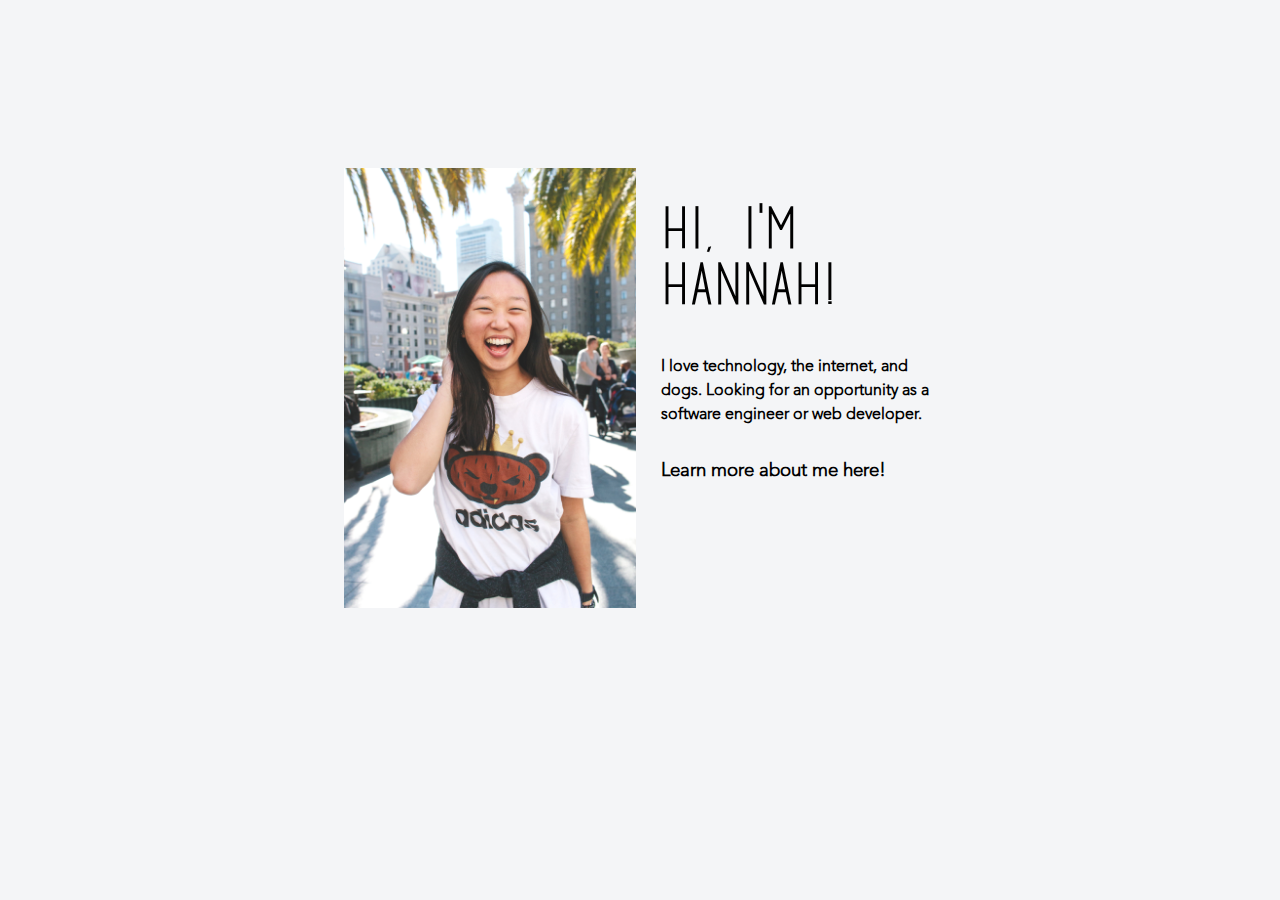
<file: index.html>
<!DOCTYPE html>
<html lang="en">
<head>
	<meta charset="utf-8">
	 <meta name="generator" content="CoffeeCup Web Editor (www.coffeecup.com)">
	 <meta name="description" content="">
	 <meta name="keywords" content="">
	<title></title>
	<link rel="stylesheet" href="css/stylesheet.css">
</head>

<body>
	<div class="splash">
		<div class="splash-pic">
			<img src="./images/profile.jpg">
		</div>
		<div class="splash-profile">
			<h1>Hi, I'm Hannah!</h1>
			<h2>I love technology, the internet, and dogs. Looking for an opportunity as a software engineer or web developer.</h2>
			<div class="splash-link">
				<h3><a href="main.html">Learn more about me here!</a></h3>
			</div>
		</div>
	</div>
</body>
</html>
</file>
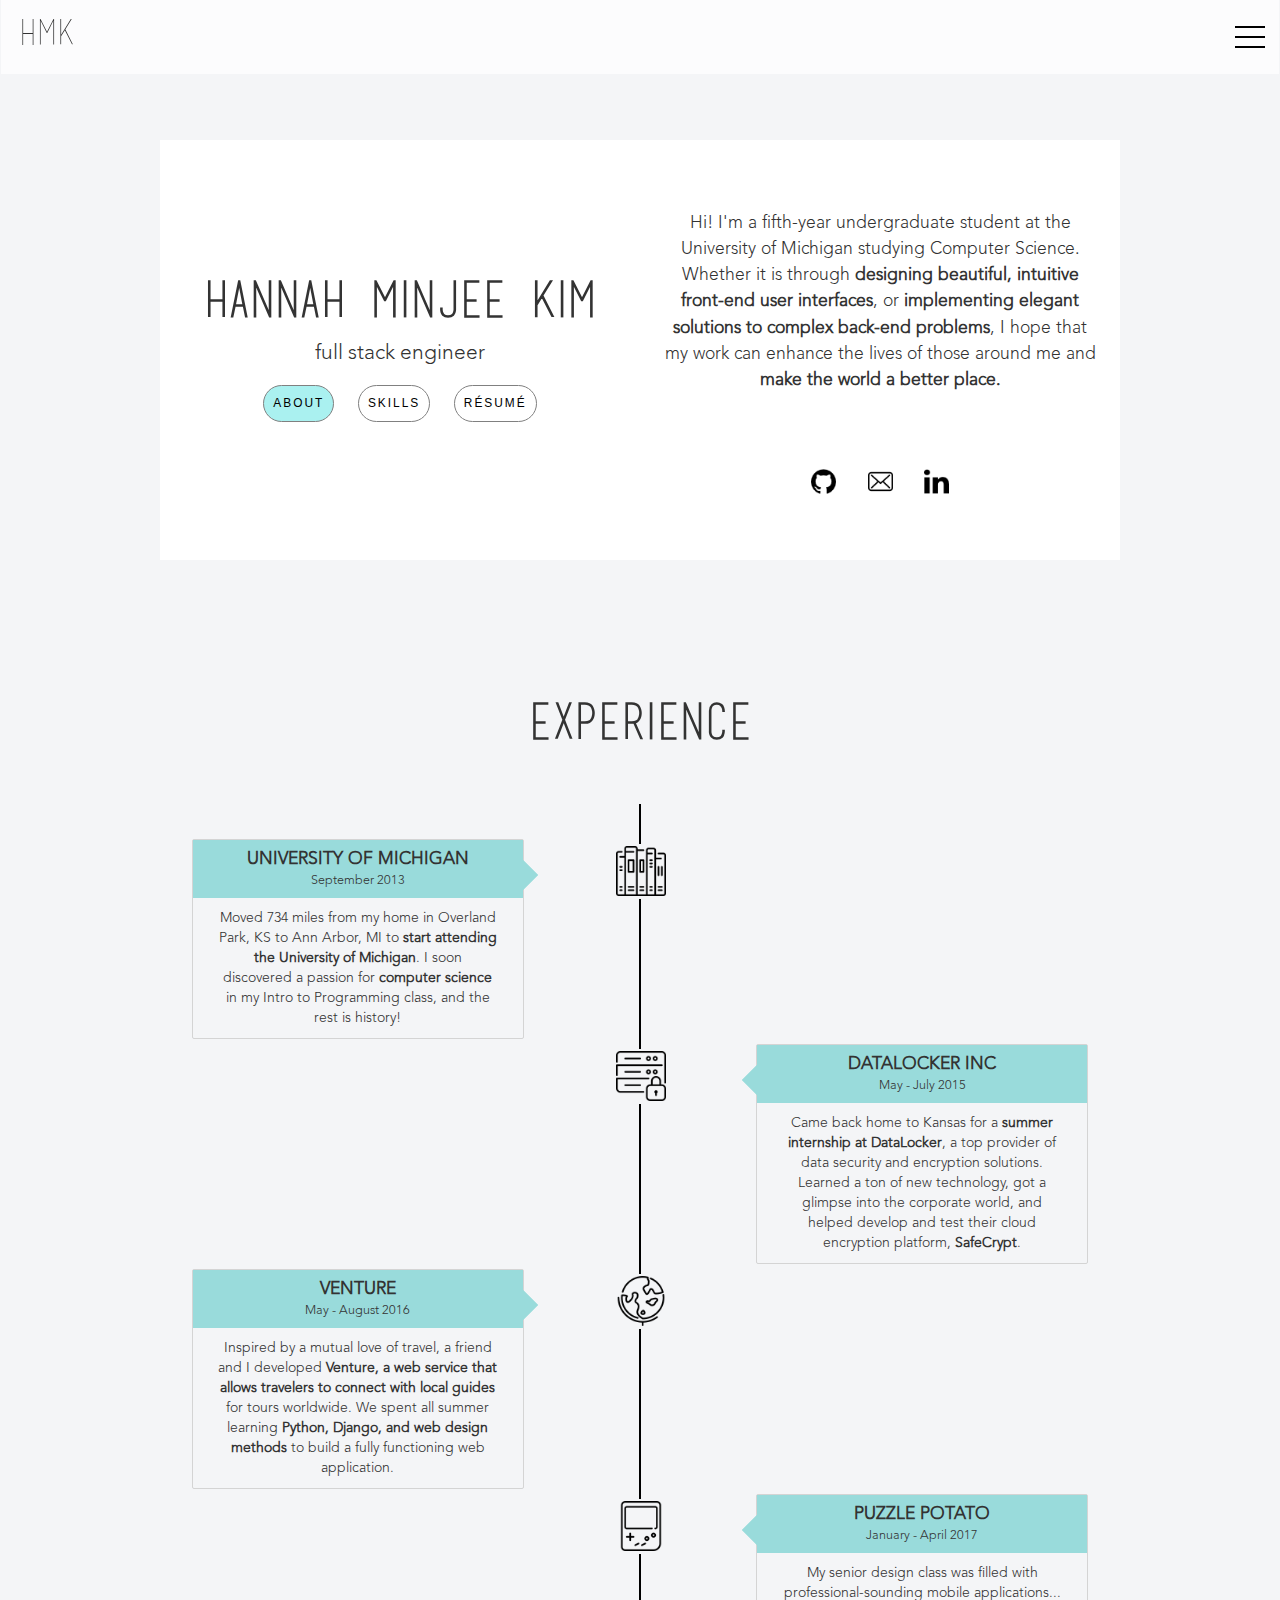
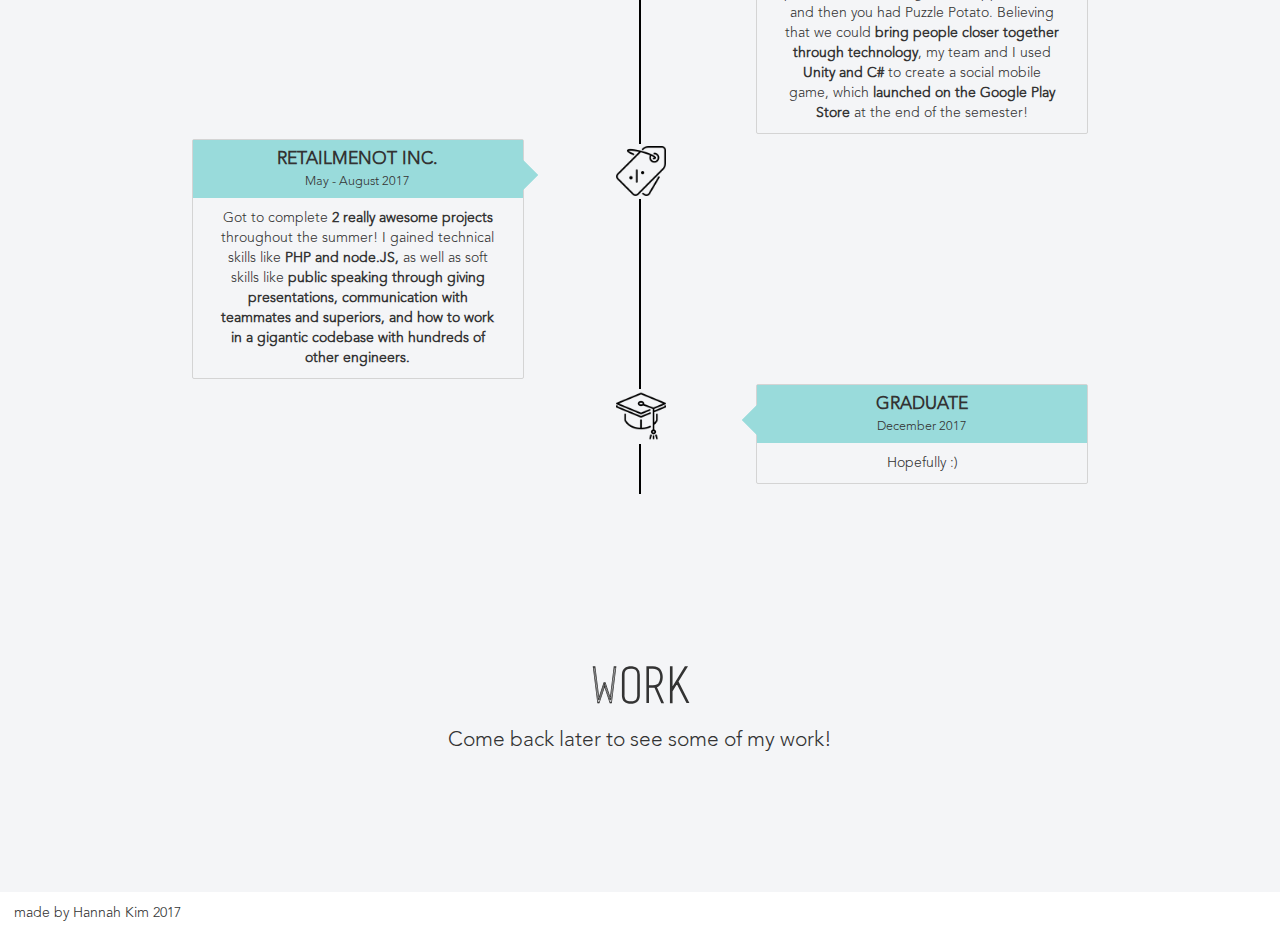
<file: main.html>
<!DOCTYPE html>
<html lang="en">
<head>
	<meta charset="utf-8">
	<title>Hannah M Kim</title>
	<script src="https://ajax.googleapis.com/ajax/libs/jquery/3.2.1/jquery.min.js"></script>
	<link rel="stylesheet" href="https://maxcdn.bootstrapcdn.com/bootstrap/3.3.7/css/bootstrap.min.css" integrity="sha384-BVYiiSIFeK1dGmJRAkycuHAHRg32OmUcww7on3RYdg4Va+PmSTsz/K68vbdEjh4u" crossorigin="anonymous">
	<link rel="stylesheet" href="css/stylesheet.css">
</head>

<body>
	<div class="navbar">
		<div class="navbar-background"></div>
		<h1><a href="..">HMK</a></h1>
		<div class="menu-button">
			<div class="menu-icon"></div>
		</div>
		<div class="menu">
			<div class="menu-background"></div>
			<ul>
				<li id="About"><a href="#about">About</a></li>
				<li id="Experience"><a href="#experience">Experience</a></li>
				<li id="Work"><a href="#work">Work</a></li>
			</ul>
		</div>
	</div>

	<div class="about" id="about">
		<div class="about-section">
			<h1>Hannah Minjee Kim</h1>
			<h2>full stack engineer</h2>
			<div class="about-buttons">
				<button class="js-about-button about-button-selected" value="aboutme">
					About
				</button>
				<button class="js-about-button" value="skills">
					Skills
				</button>
				<button value="resume" onClick="window.open('resume.pdf');">
					Résumé
				</button>
			</div>
		</div>
		<div class="about-section">
			<div class="js-about-content about-content">
				<h3>Hi! I'm a fifth-year undergraduate student at the University of Michigan studying Computer Science. Whether it is through <b>designing beautiful, intuitive front-end user interfaces</b>, or <b>implementing elegant solutions to complex back-end problems</b>, I hope that my work can enhance the lives of those around me and <b>make the world a better place.</b></h3>
			</div>
			<div class="js-about-content about-content hidden">
				<ul>
					<li>HTML5</li>
					<li>CSS3/Sass</li>
					<li>JS/JQuery</li>
					<li>Node.js</li>
					<li>Flask</li>
					<li>Django</li>
					<li>PHP</li>
					<li>Python</li>
					<li>C++</li>
				</ul>
			</div>
			<div class="contact">
				<ul>
					<li><a id="icon-github" target="_blank" href="https://github.com/minjeeh"></a></li>
					<li><a id="icon-email" target="_blank" href="mailto:hmkim11@gmail.com"></a></li>
					<li><a id="icon-linkedin" target="_blank" href="https://www.linkedin.com/in/hannah-kim-155958b4/"></a></li>
				</ul>
			</div>
		</div>
	</div>
 
	<div class="experience" id="experience">
		<h1>experience</h1>
		<ul class="timeline">
			<li>
				<div class="timeline-badge"><img class="timeline-icon" id="uofm"></div>
				<div class="timeline-panel">
					<div class="timeline-heading">
						<h1>University of Michigan</h1>
						<h2>September 2013</h2>
					</div>
					<div class="timeline-body">
						<p>Moved 734 miles from my home in Overland Park, KS to Ann Arbor, MI to <b>start attending the University of Michigan</b>. I soon discovered a passion for <b>computer science</b> in my Intro to Programming class, and the rest is history!</p>
					</div>
			 </div>
			</li>
			<li class="timeline-right">
				<div class="timeline-badge"><img class="timeline-icon" id="dl"></i></div>
			 <div class="timeline-panel">
				<div class="timeline-heading">
					<h1>DataLocker Inc</h1>
					<h2>May - July 2015</h2>
				</div>
				<div class="timeline-body">
					<p>Came back home to Kansas for a <b>summer internship at DataLocker</b>, a top provider of data security and encryption solutions. Learned a ton of new technology, got a glimpse into the corporate world, and helped develop and test their cloud encryption platform, <b>SafeCrypt</b>.</p>
				</div>
			 </div>
			</li>
			<li>
				<div class="timeline-badge"><img class="timeline-icon" id="venture"></i></div>
			 <div class="timeline-panel">
				<div class="timeline-heading">
					<h1>Venture</h1>
					<h2>May - August 2016</h2>
				</div>
				<div class="timeline-body">
					<p>Inspired by a mutual love of travel, a friend and I developed <b>Venture, a web service that allows travelers to connect with local guides</b> for tours worldwide. We spent all summer learning <b>Python, Django, and web design methods</b> to build a fully functioning web application.</p>
				</div>
			 </div>
			</li>
			<li class="timeline-right">
				<div class="timeline-badge"><img class="timeline-icon" id="potato"></i></div>
			 <div class="timeline-panel">
				<div class="timeline-heading">
					<h1>Puzzle Potato</h1>
					<h2>January - April 2017</h2>
				</div>
				<div class="timeline-body">
					<p>My senior design class was filled with professional-sounding mobile applications... and then you had Puzzle Potato. Believing that we could <b>bring people closer together through technology</b>, my team and I used <b>Unity and C#</b> to create a social mobile game, which <b>launched on the Google Play Store</b> at the end of the semester! </p>
				</div>
			 </div>
			</li>
			<li>
				<div class="timeline-badge"><img class="timeline-icon" id="rmn"></i></div>
			 <div class="timeline-panel">
				<div class="timeline-heading">
					<h1>RetailMeNot Inc.</h1>
					<h2>May - August 2017</h2>
				</div>
				<div class="timeline-body">
					<p>Got to complete <b>2 really awesome projects</b> throughout the summer! I gained technical skills like <b>PHP and node.JS,</b> as well as soft skills like <b>public speaking through giving presentations, communication with teammates and superiors, and how to work in a gigantic codebase with hundreds of other engineers.</b> </p>
				</div>
			 </div>
			</li>
			<li class="timeline-right">
				<div class="timeline-badge"><img class="timeline-icon" id="grad"></i></div>
			 <div class="timeline-panel">
				<div class="timeline-heading">
					<h1>Graduate</h1>
					<h2>December 2017</h2>
				</div>
				<div class="timeline-body">
					<p>Hopefully :)</p>
				</div>
			 </div>
			</li>
		</ul>
	</div>

	<div class="work" id="work">
		<h1>work</h1>
		<h2>Come back later to see some of my work!</h2>
	</div>

	<div class="footer">
		<h1>made by Hannah Kim 2017</h1>
	</div>

<script src="js/main.js"></script>

</body>
</html>
</file>
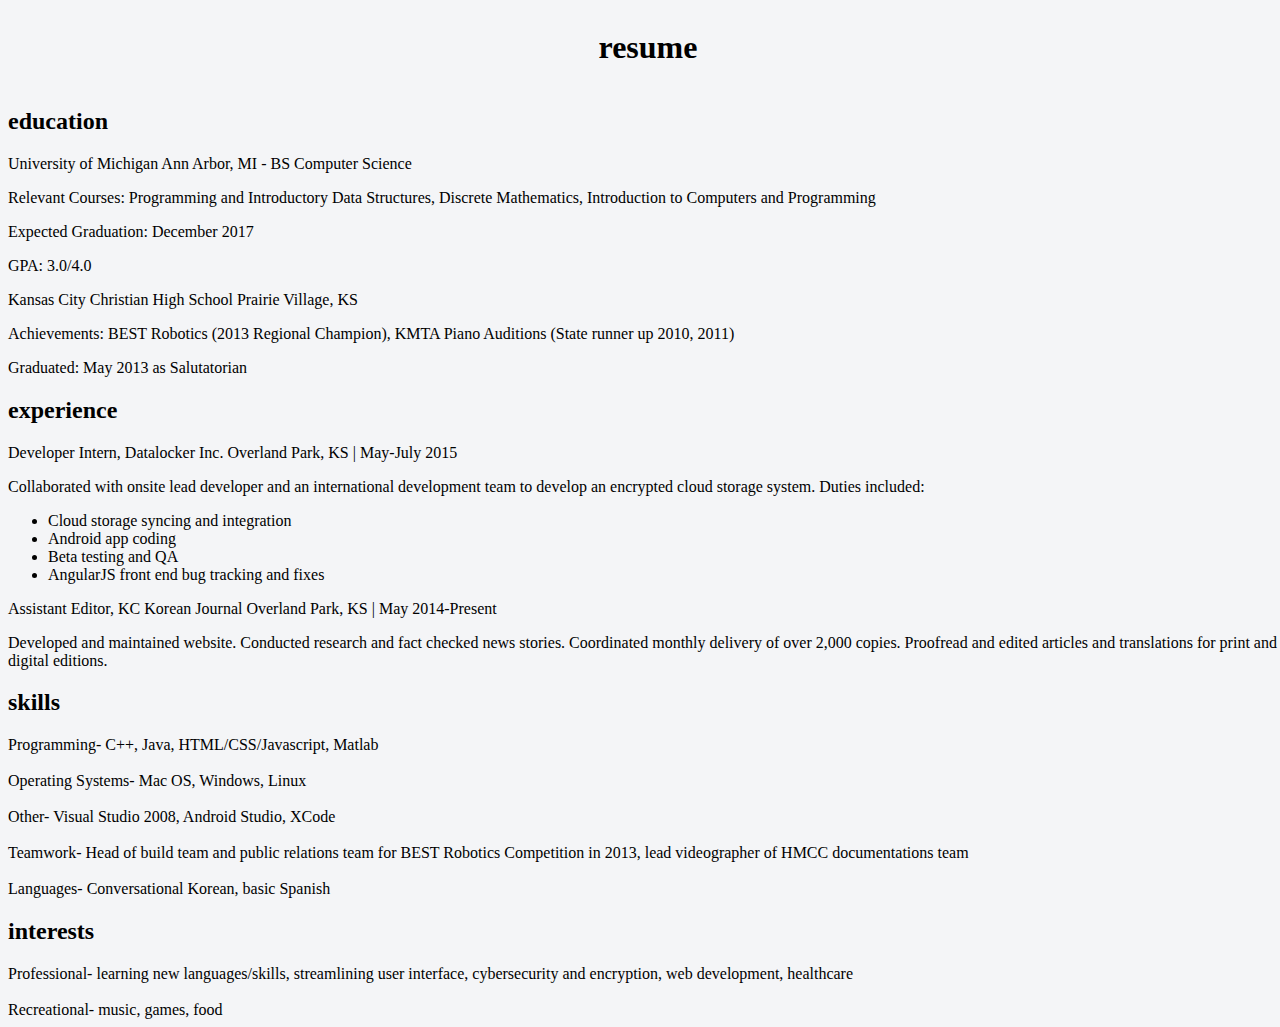
<file: pages/resume.html>
<!DOCTYPE html>
<html lang="en">
<head>
	<meta charset="utf-8">
    <meta name="generator" content="CoffeeCup Web Editor (www.coffeecup.com)">
    <meta name="description" content="">
    <meta name="keywords" content="">
	<title></title>
	<link rel="stylesheet" href="../css/stylesheet.css">
</head>
<body class="home">
<div class="navbar">
	<div class="menu">
		<ul>
			<li class="nav"><a class="menubtn" href="about.html">About</a></li>
			<li class="nav"><a class="menubtnCurrent" href="resume.html">Resume</a></li >
			<li class="nav"><a class="logo" href="../index.html">Hannah M Kim</a></li>
			<li class="nav"><a class="menubtn" href="github linke">Projects</a></li>
			<li class="nav"><a class="menubtn" href="contact.html">Contact</a></li >
		</ul>
	</div>
</div>
<div>
	<h1>resume</h1>
</div>
<div class="resumeDiv">
	<h2>education</h2>
		<span class="more">University of Michigan</span> <span class="less">Ann Arbor, MI - BS Computer Science</span>
			<p>Relevant Courses: Programming and Introductory Data Structures, Discrete Mathematics, Introduction to Computers and Programming</p>
			<p>Expected Graduation: December 2017</p>
			<p>GPA: 3.0/4.0</p>
		<span class="more">Kansas City Christian High School</span> <span class="less">Prairie Village, KS</span>
			<p>Achievements: BEST Robotics (2013 Regional Champion), KMTA Piano Auditions (State runner up 2010, 2011)</p>
			<p>Graduated: May 2013 as Salutatorian</p>
	<h2>experience</h2>
		<span class="more">Developer Intern, Datalocker Inc.</span> <span class="less">Overland Park, KS |  May-July 2015</span>
			<p>Collaborated with onsite lead developer and an international development team to develop an encrypted cloud storage system. Duties included:</p>
			<ul>
				<li>Cloud storage syncing and integration</li>
				<li>Android app coding</li>
				<li>Beta testing and QA</li>
				<li>AngularJS front end bug tracking and fixes</li>
			</ul>
		<span class="more">Assistant Editor, KC Korean Journal</span> <span class="less">Overland Park, KS | May 2014-Present</span>
			<p>Developed and maintained website. Conducted research and fact checked news stories. Coordinated monthly delivery of over 2,000 copies. Proofread and edited articles and translations for print and digital editions.</p>
	<h2>skills</h2>
		<span class="more">Programming-</span><span class="less"> C++, Java, HTML/CSS/Javascript, Matlab</span> <br> <br>
		<span class="more">Operating Systems-</span><span class="less"> Mac OS, Windows, Linux</span> <br> <br>
		<span class="more">Other-</span><span class="less"> Visual Studio 2008, Android Studio, XCode</span> <br> <br>
		<span class="more">Teamwork-</span><span class="less"> Head of build team and public relations team for BEST Robotics Competition in 2013, lead videographer of HMCC documentations team</span> <br> <br>
		<span class="more">Languages-</span><span class="less"> Conversational Korean, basic Spanish</span> <br>
	<h2>interests</h2>
		<span class="more">Professional-</span><span class="less"> learning new languages/skills, streamlining user interface, cybersecurity and encryption, web development, healthcare</span> <br> <br>
		<span class="more">Recreational-</span><span class="less"> music, games, food</span>
</div>
</body>
</html>
</file>
<file: css/stylesheet.css>
@font-face {
	font-family: heading_font;
	src: url(../fonts/basictitlefont.ttf);
}
@font-face {
	font-family: body_font;
	src: url(../fonts/AvenirLTStd-Light.otf);
}
body {
	display: flex;
	flex-direction: column;  /* make main axis vertical */
    justify-content: center; /* center items vertically, in this case */
    align-items: center;     /* center items horizontally, in this case */
	
	height: 100%;
	width: 100%;

	background-color: #F4F5F7;
}
div {
	margin: 0;
}

/*SPLASH ----------------------------------------------------------------*/
/*-----------------------------------------------------------------------*/
.splash {
	flex: 0 1 auto;
	display: flex;
	flex-direction: row;
	justify-content: center;
	align-items: center;
	margin: 10em 0 10em 0;
}
.splash h1 {
	padding: 0;

	font-family: heading_font;
	font-weight: bold;
	font-size: 350%;
}
.splash h2 {
	line-height: 1.5em;

	font-family: body_font; 
	font-size: 100%;
}
.splash-pic {
	flex: 0 1 auto;
	width: 48%;
	float: left;
}
.splash-pic img {
	height: 440px;
	width: 292px;
	float: right;
}
.splash-profile {
	flex: 0 1 auto;
	padding-left: 25px;
	width: 292px;
	height: 440px;
	float: left;
}
.splash-link {
	display: inline-block;
}
.splash-link a {
	font-family: body_font; 
	font-size: 100%;

	text-decoration: none;
	color: inherit;
    border-bottom: 1.5px solid transparent;    

    transition: 1s ease;
}
.splash-link a:hover {
	background-color: #a5ffff;
    border-bottom: 1.5px solid black;
}
/*-----------------------------------------------------------------------*/
/*-----------------------------------------------------------------------*/

/*NAVBAR ----------------------------------------------------------------*/
/*-----------------------------------------------------------------------*/
.navbar {
	display: flex;
	flex-direction: row;
	justify-content: center;
	align-items: center;

	margin: 0;

	position: fixed;
	height: 75px;
	width: 100%;
	top: 0;
}
.navbar-background {
	flex: 0 1 auto;

	position: absolute;
	height: calc(100% + 50px);
	width: 100%;

	transform: translateY(-25px);
	background: white;
	opacity: .7;
	z-index: -1;
}
/* Main Header */
.navbar h1 {
	flex: 0 1 auto;
	
	margin: 0;
	padding: 0;
	margin-right: auto;
	margin-left: .5em;

	font-family: heading_font;
	font-size: 250%;
}
.navbar a {
	text-decoration: none;
	color: inherit;
}
/* Hamburger Menu */
.menu-button {
	flex: 0 1 auto;
	position: relative;

	margin: 0;
	padding: 0;
	margin-left: auto;
	margin-right: 1em;

	width: 30px;
	height: 24px;
	cursor: pointer;
}
.menu-icon,
.menu-icon:after,
.menu-icon:before {
	width: 30px;
	height: 2px;
}
.menu-icon {
	position: absolute;
	background: black;
	transform: translateY(10px);
	transition: all 0ms 300ms;
}
.menu-icon:before {
	content: "";
	position: absolute;
	left: 0;
	bottom: 10px;
	background: black;
	transition: bottom 300ms 300ms cubic-bezier(0.23, 1, 0.32, 1), transform 300ms cubic-bezier(0.23, 1, 0.32, 1);
}
.menu-icon:after {
	content: "";
	position: absolute;
	left: 0;
	top: 10px;
	background: black;
	transition: top 300ms 300ms cubic-bezier(0.23, 1, 0.32, 1), transform 300ms cubic-bezier(0.23, 1, 0.32, 1);
}
.menu-icon.animate {
	background: rgba(255, 255, 255, 0); 
}
.menu-icon.animate:after {
	top: 0;
	transform: rotate(45deg);
	transition: top 300ms cubic-bezier(0.23, 1, 0.32, 1), transform 300ms 300ms cubic-bezier(0.23, 1, 0.32, 1);;
}
.menu-icon.animate:before {
	bottom: 0;
	transform: rotate(-45deg);
	transition: bottom 300ms cubic-bezier(0.23, 1, 0.32, 1), transform 300ms 300ms cubic-bezier(0.23, 1, 0.32, 1);;
}
/* Nav Menu */
.menu {
	width: 150px;
	height: calc(38% - 75px);
	position: fixed;
	z-index: -5;
	transition: .5s;
	right: -150px;
	top: 74px;
}
.menu-background {
	position: absolute;
	width: 100%;
	height: 100%;

	background: white;
	opacity: .7;
	z-index: -5;
}
.menu ul {
	margin: 0;
	list-style: none;
	padding: 0 1em 0 1em;
}			
.menu li {
	padding: 1em .5em;
	font-family: heading_font;
	font-size: 1.5em;
}
.menu-open {
	transition: .5s;
	right: 0;
}
/*-----------------------------------------------------------------------*/
/*-----------------------------------------------------------------------*/

/*ABOUT -----------------------------------------------------------------*/
/*-----------------------------------------------------------------------*/
.about {
	flex: 0 1 auto;
	display: flex;
	flex-direction: row;
    justify-content: center;
    align-items: center;

    position: relative;
	margin: 10em 0 0 0;
	text-align: center;
	width: 75%;

	background: white;
}
.about h1 {
	padding: 0;
	margin: 0;

	font-family: heading_font;
	font-size: 350%;
	font-weight: bold;
}
.about h2 {
	padding: 0;
	margin: .5em 0 0 0;

	font-family: body_font; 
	font-size: 150%;
}
.about h3 {
	line-height: 1.5em;
	font-family: body_font;
	font-size: 125%;
}
.about-section {
	flex: 0 1 auto;
	display: flex;
	flex-direction: column;
    justify-content: center;
    align-items: center;
	
	position: relative;

	width: 50%;
	height: 30em;
	padding: 1.5em;
}
/*Nav Buttons (about or skills)*/
.about-buttons {
	display: flex;
	flex-direction: row;
    justify-content: center;
    align-items: center;
    margin-top: 1em;
	overflow: scroll;
}
.about-buttons button {
    margin: .5em 1em 0 1em;
    padding: .75em;

    position: relative;
    width: 50%;

    background: transparent;
    text-transform: uppercase;
    letter-spacing: 2px;
    text-decoration: none;
    color: black;
    border: 1px solid gray;
    font-size: 85%;
    border-radius: 30px;

    transition: .5s ease;
}
.about-buttons button:hover {
	background: #aaf1f0;
}
.about-button-selected {
	background: #aaf1f0 !important;
}
.hidden {
	visibility: none;
}
/* actual blob on right */
.about-content {
	display: flex;
	flex-direction: row;
    justify-content: center;
    align-items: center;

	position: absolute;
	top: 0;
    padding: 1.5em;
	height: 75%;

	overflow: scroll;
}
/* skills */
.about-content ul {
	display: block;
	text-align: center;	
	list-style: none;

	margin: 0;
	padding: 3em;

	height: 100%;
	width: 100%;
}
.about-content li {
	display: inline-block;

    padding: .75em;
    margin: 1em;

    background: transparent;
    text-transform: uppercase;
    letter-spacing: 2px;
    text-decoration: none;
    color: black;
    border: 1px solid lightgray;
    font-size: 65%;
    border-radius: 30px;
}
/* Contact/Links */
.contact {
	position: absolute;
	height: 25%;
	bottom: 0;
}
.contact ul {
	padding: 0;
	margin: 1em;
}
.contact li {
	display: inline;
	margin: 0 1em 0 1em;
	width: 25px;
}
.contact a {
	width: 25px;
}
#icon-github {
	content: url("../icons/github.png");
}
#icon-email {
	content: url("../icons/email.png");
}
#icon-linkedin {
	content: url("../icons/linkedin.png");
}


/*EXPERIENCE ------------------------------------------------------------*/
/*-----------------------------------------------------------------------*/

.experience {
	display: block;
	text-align: center;
	margin: 10em 0 0 0;
}
.experience h1 {
	padding: 0;
	margin: 0;

	font-family: heading_font;
	font-size: 350%;
	font-weight: bold;
}
/*TIMELINE*/
	.timeline {
		list-style: none;
		margin-top: 50px;
		padding: 30px 15% 10px 15%;
		position: relative;
		z-index: -1;
	}
	.timeline:before {         /*the actual timeline line*/
		top: 0;
		bottom: 0;
		position: absolute;
		z-index: -1;
		content: " ";
		width: 2px;
		background-color: #000000;
		margin-left: -1px;
	}
	.timeline > li:before,
	.timeline > li:after {
		content: " ";
		display: table;
	}
	.timeline > li:before,
	.timeline > li:after {
		clear: both;
	}
	.timeline-panel {				/*timeline square*/
		position: relative;
		margin-top: -50px;
		padding: 20px;
		width: 37%;
		float: left;
		border: 1px solid #d4d4d4;
		border-radius: 2px;
	}
	.timeline-right > .timeline-panel {
		float: right;
	}
	.timeline-panel:before,	
	.timeline-panel:after {		/*timeline arrow*/
		z-index: -1.5;
		position: absolute;
		top: 20px;
		right: -15px;
		display: inline-block;
		border-top: 15px solid transparent;
		border-left: 15px solid #99dbdb;
		border-right: 0 solid #99dbdb;
		border-bottom: 15px solid transparent;
		content: " ";
	}
	.timeline-right > .timeline-panel:before,
	.timeline-right > .timeline-panel:after {
		border-left-width: 0;
		border-right-width: 15px;
		left: -15px;
		right: auto;
	}
	.timeline-badge {			/*timeline dots*/
		position: relative;
		width: 5px;
		height: 55px;
		padding: 0;
		margin-left: -2.5px;
		top: 10px;
		left: 50%;
		z-index: 1;
		background-color: /*bg*/#F4F5F7;
	}
	.timeline-icon {
		position: relative;
		top: 2px;
		margin-left: -22px;
		width: 50px;
		z-index: -100;
	}
	#uofm {
		content: url("../icons/books.png");
	}
	#dl {
		content: url("../icons/server.png");
	}
	#venture {
		content: url("../icons/earth-globe.png");
	}
	#potato {
		content: url("../icons/game-console.png");
	}
	#rmn {
		content: url("../icons/discount.png");
	}
	#grad {
		content: url("../icons/mortarboard.png");
	}
	.timeline-heading {		/*timeline contents*/
		margin: -20px;
		padding: 10px 5px 10px 5px;
		background-color: #99dbdb;
	}
	.timeline-heading h1 {
		margin: 0;
		padding: 0;
		font-family: body_font;
		font-size: 125%;
		text-transform: uppercase;
	}
	.timeline-heading h2 {
		margin: 5px 0 0 0;
		font-family: body_font;
		font-size: 90%;
	}
	.timeline-body p {
		margin: 30px 5px -10px 5px;
		padding: 0;
		font-family: body_font;
	}
/*-----------------------------------------------------------------------*/
/*-----------------------------------------------------------------------*/

/*WORK ------------------------------------------------------------------*/
/*-----------------------------------------------------------------------*/
.work {
	margin: 10em 0 10em 0;
}
.work h1 {
	padding: 0;
	text-align: center;

	font-family: heading_font;
	font-size: 350%;
	font-weight: bold;
}
.work h2 {
	padding: 0;
	margin: .5em 0 0 0;

	font-family: body_font; 
	font-size: 150%;
}
/*-----------------------------------------------------------------------*/
/*-----------------------------------------------------------------------*/

/*FOOTER ----------------------------------------------------------------*/
/*-----------------------------------------------------------------------*/
.footer {
	background: white;
	width: 100%;
}
.footer h1 {
	margin: 1em;
	font-family: body_font;
	font-size: 100%;
}
</file>
